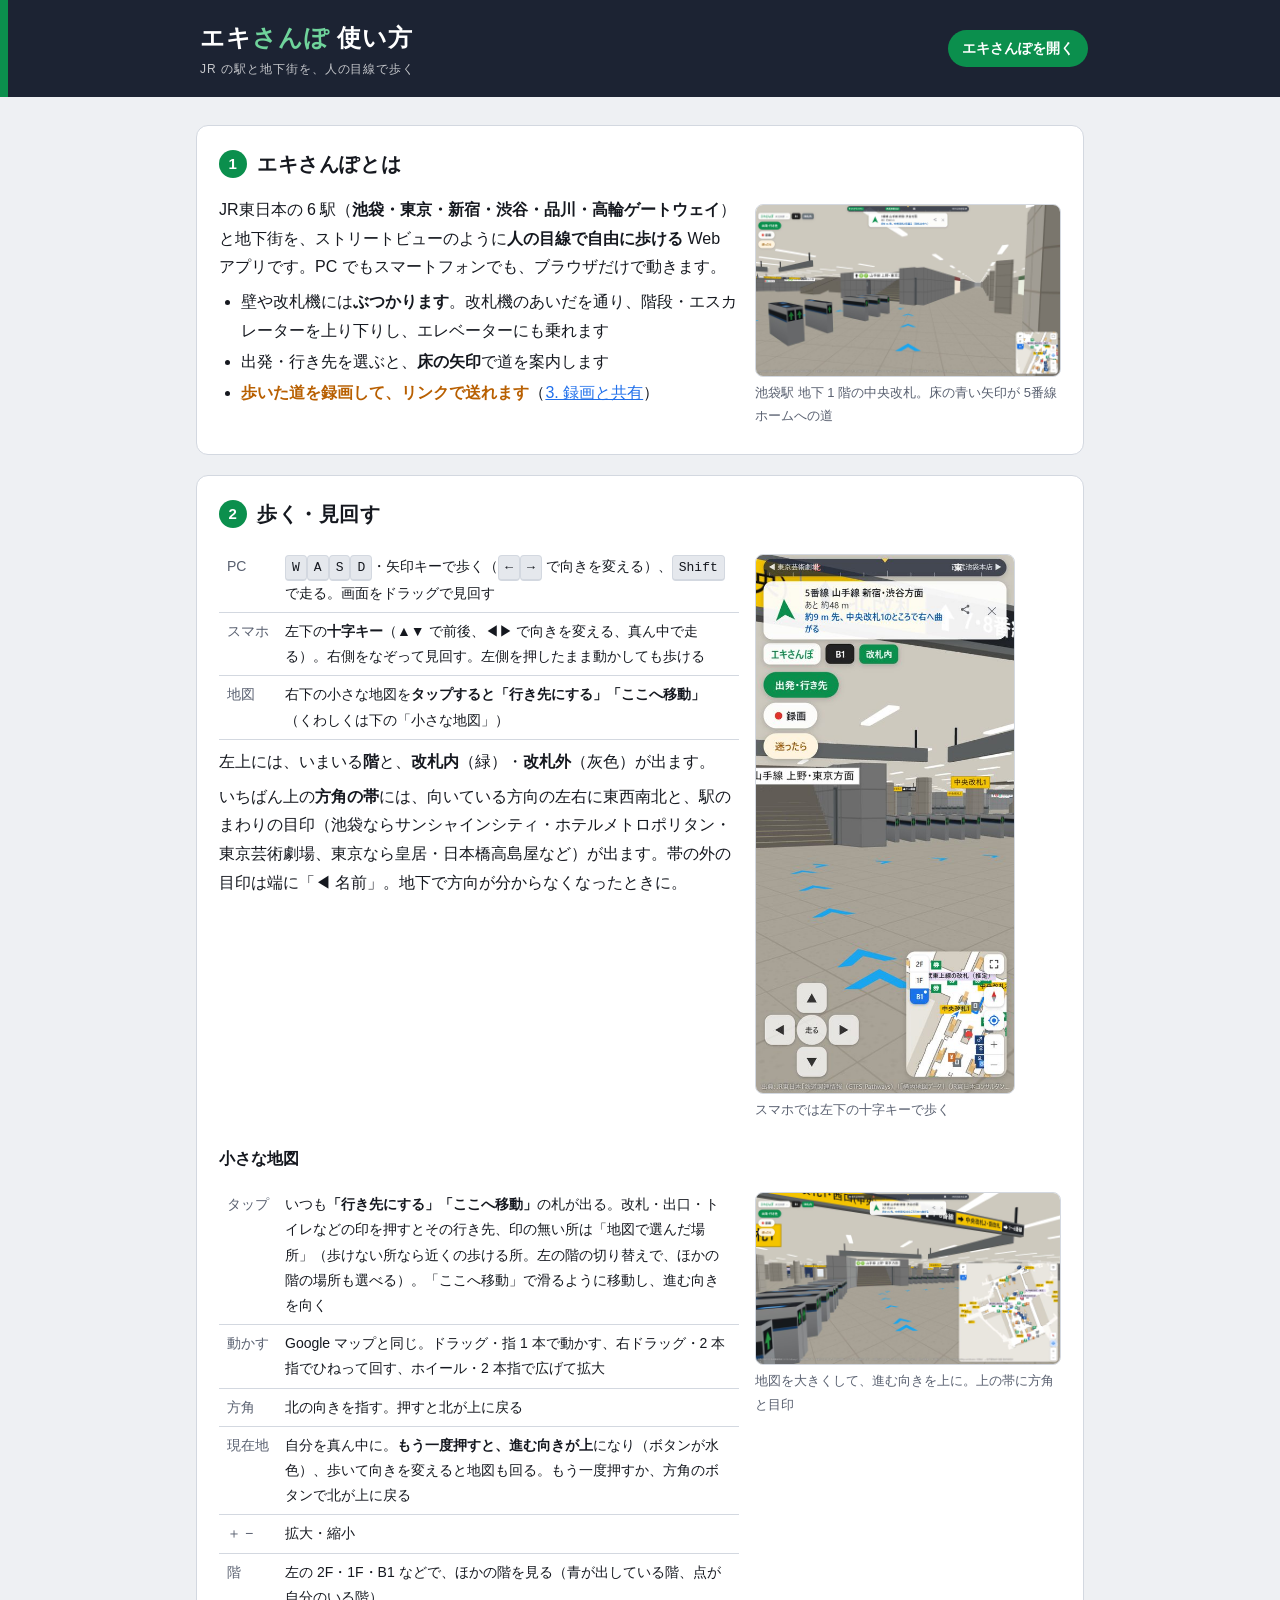
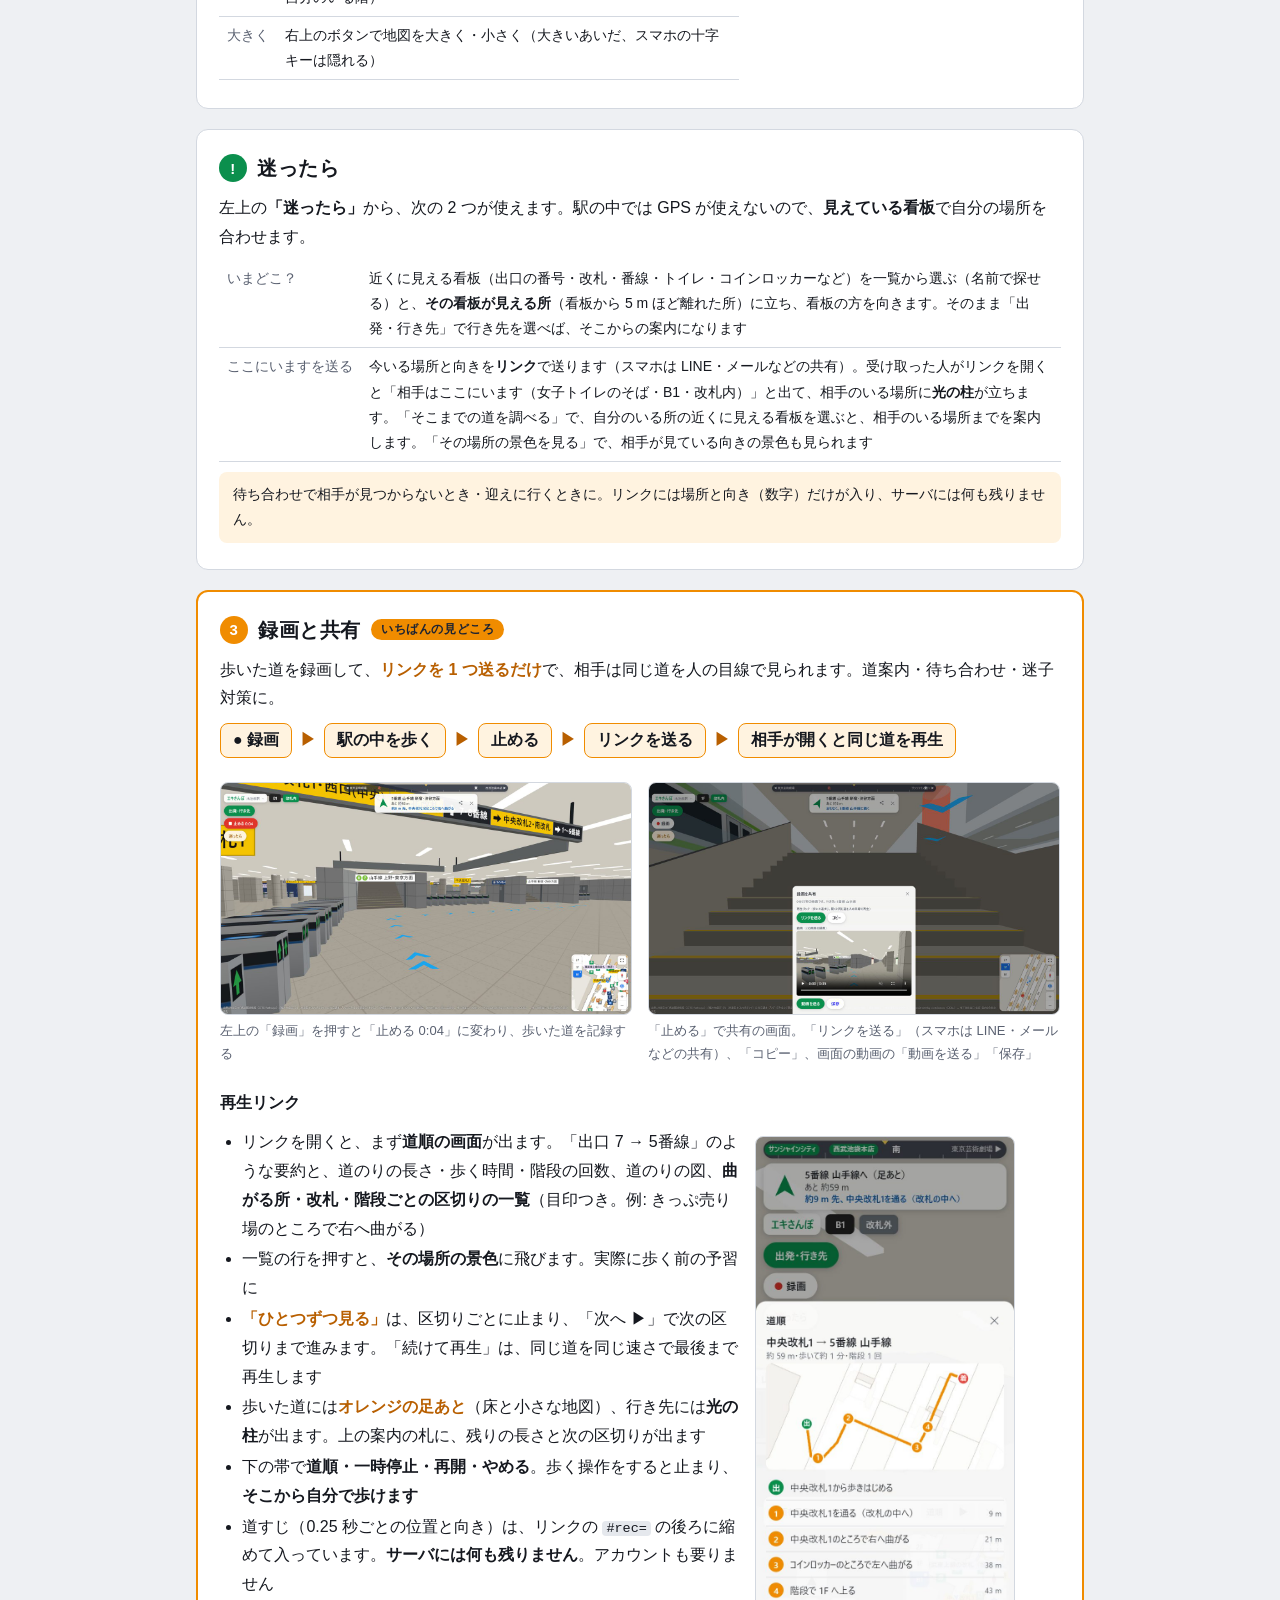
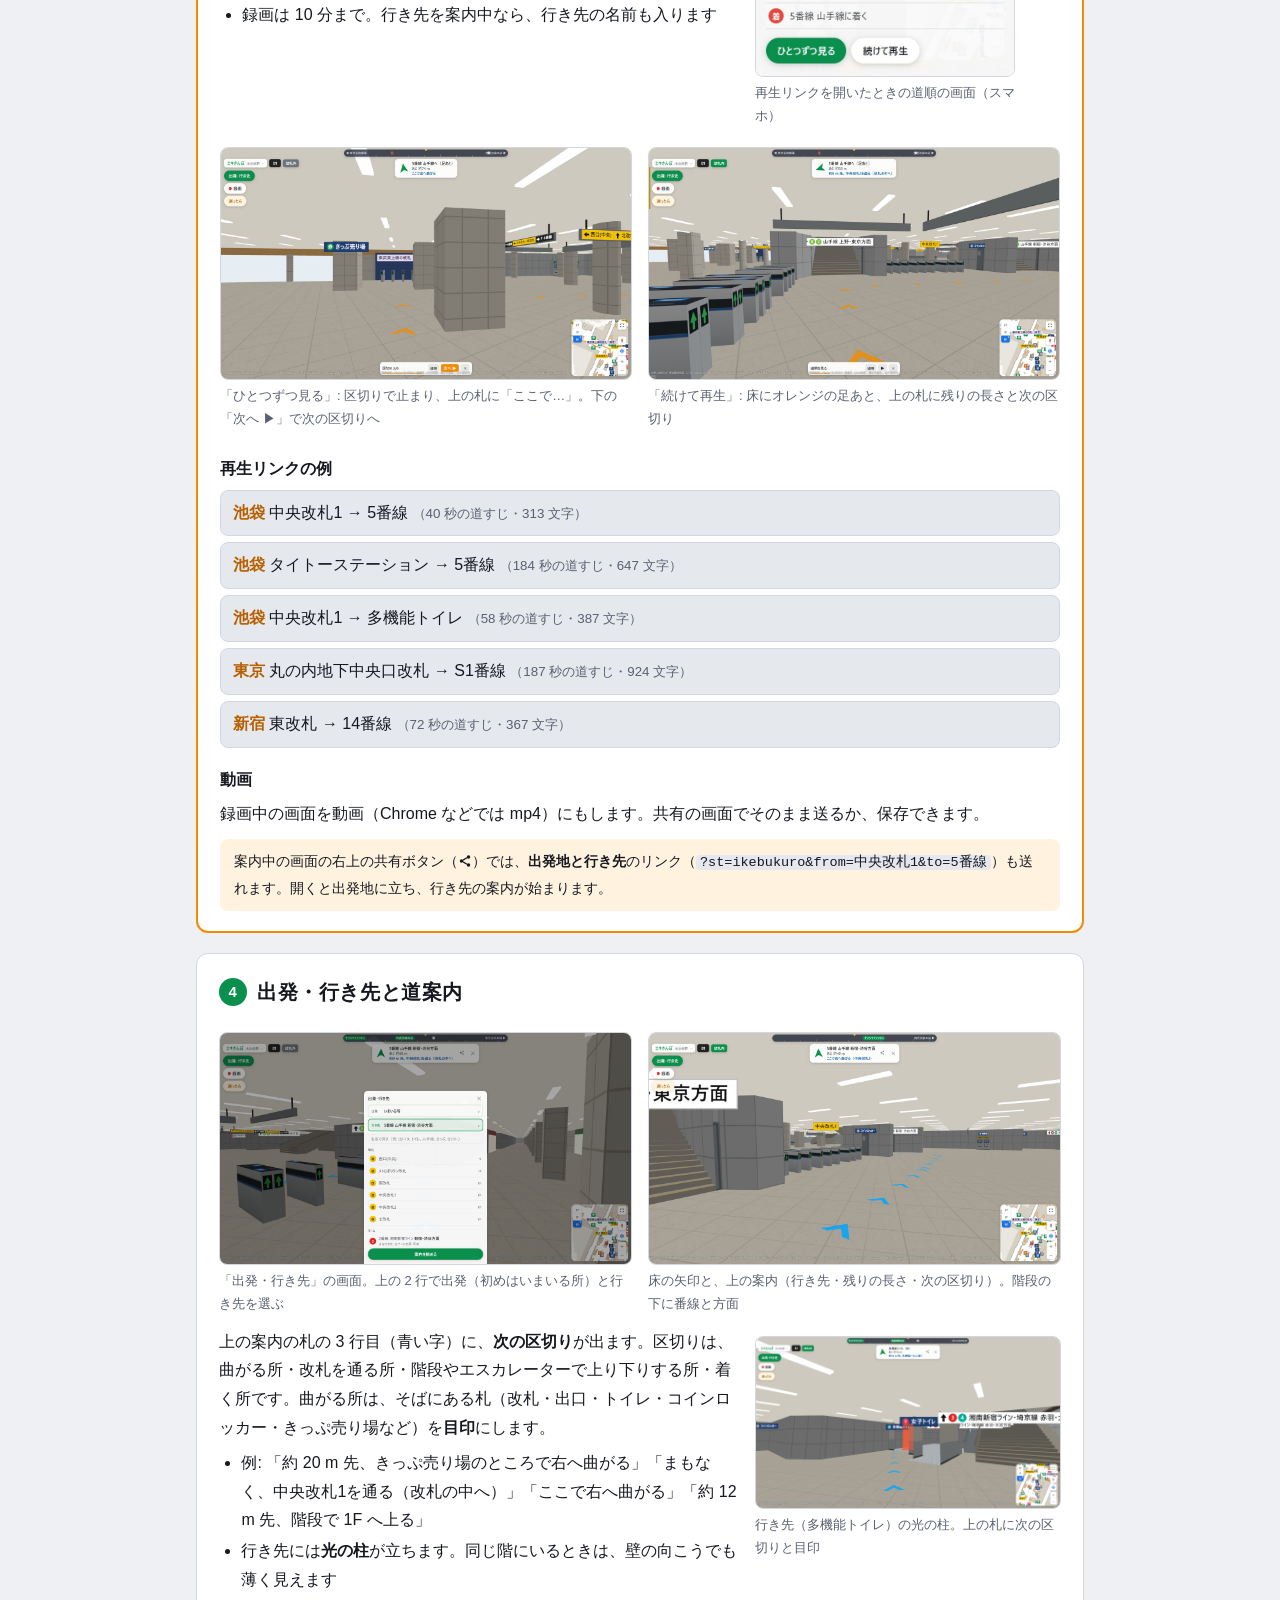
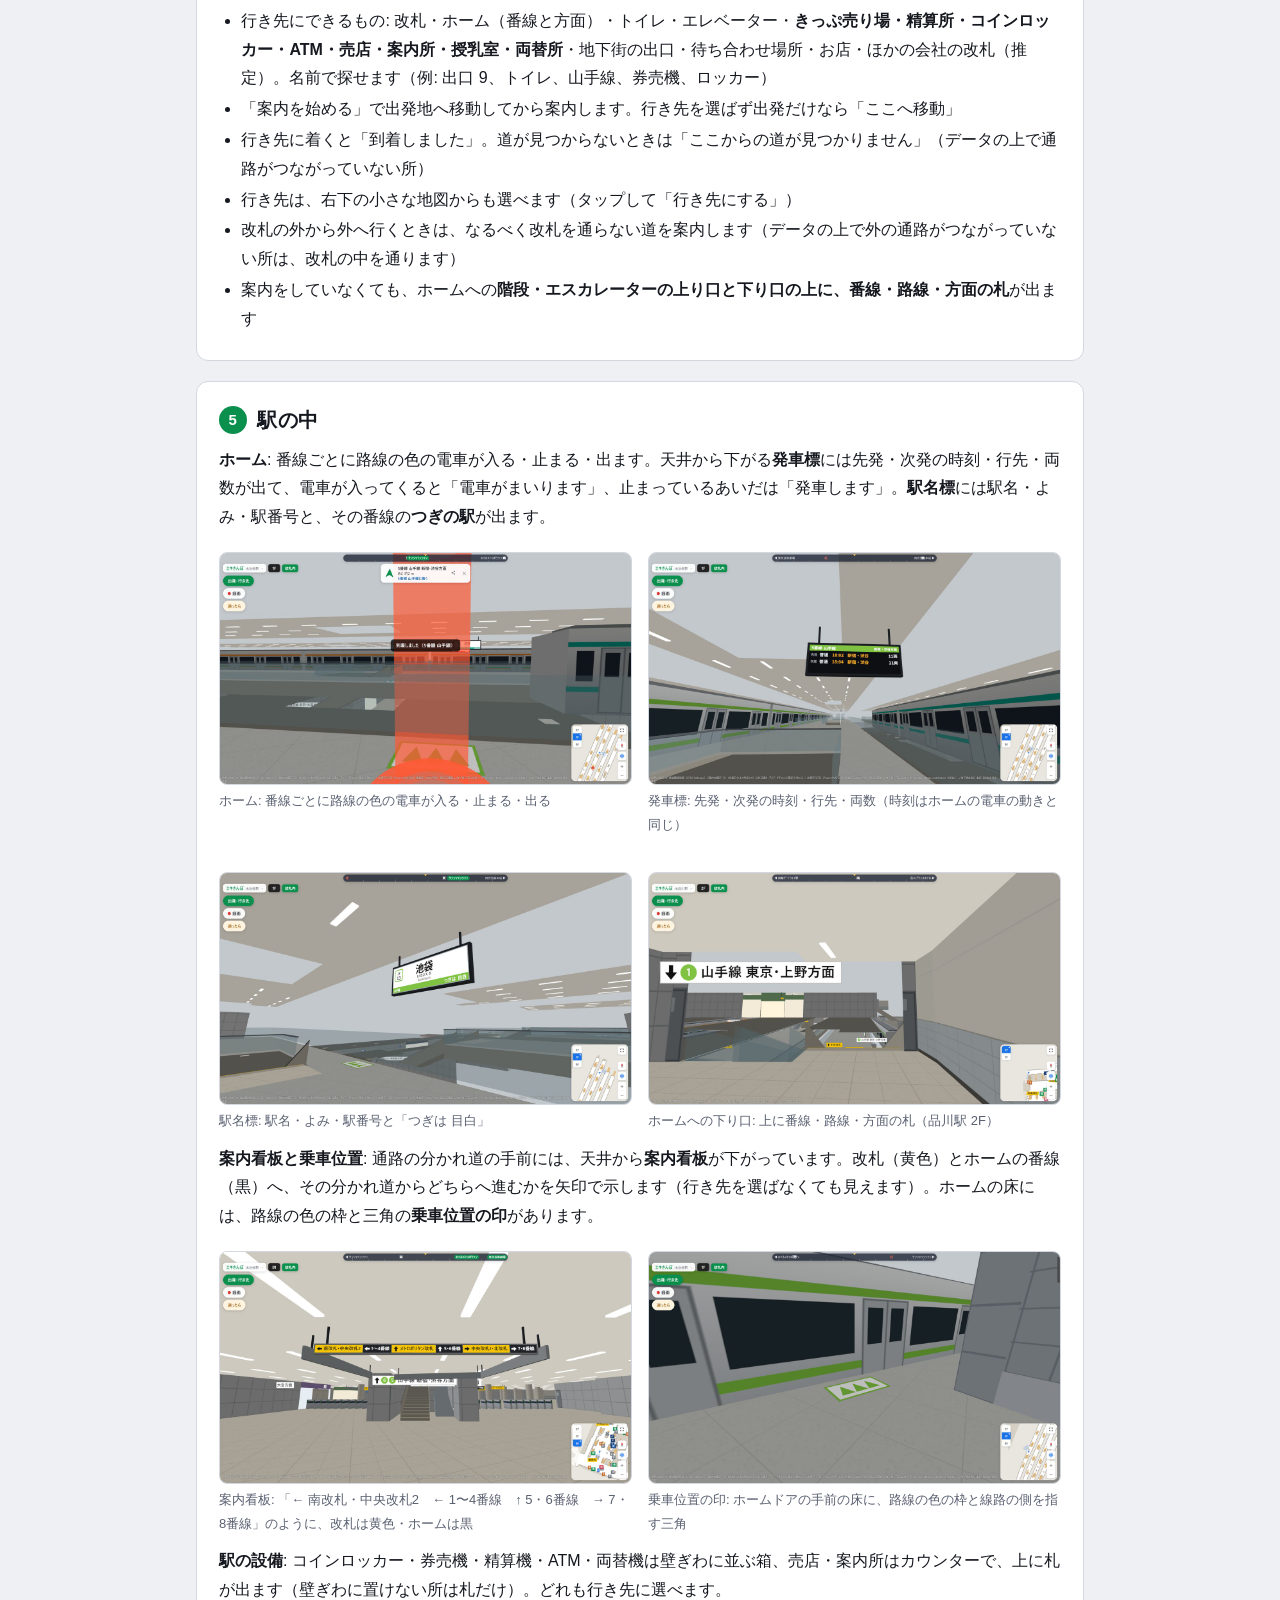
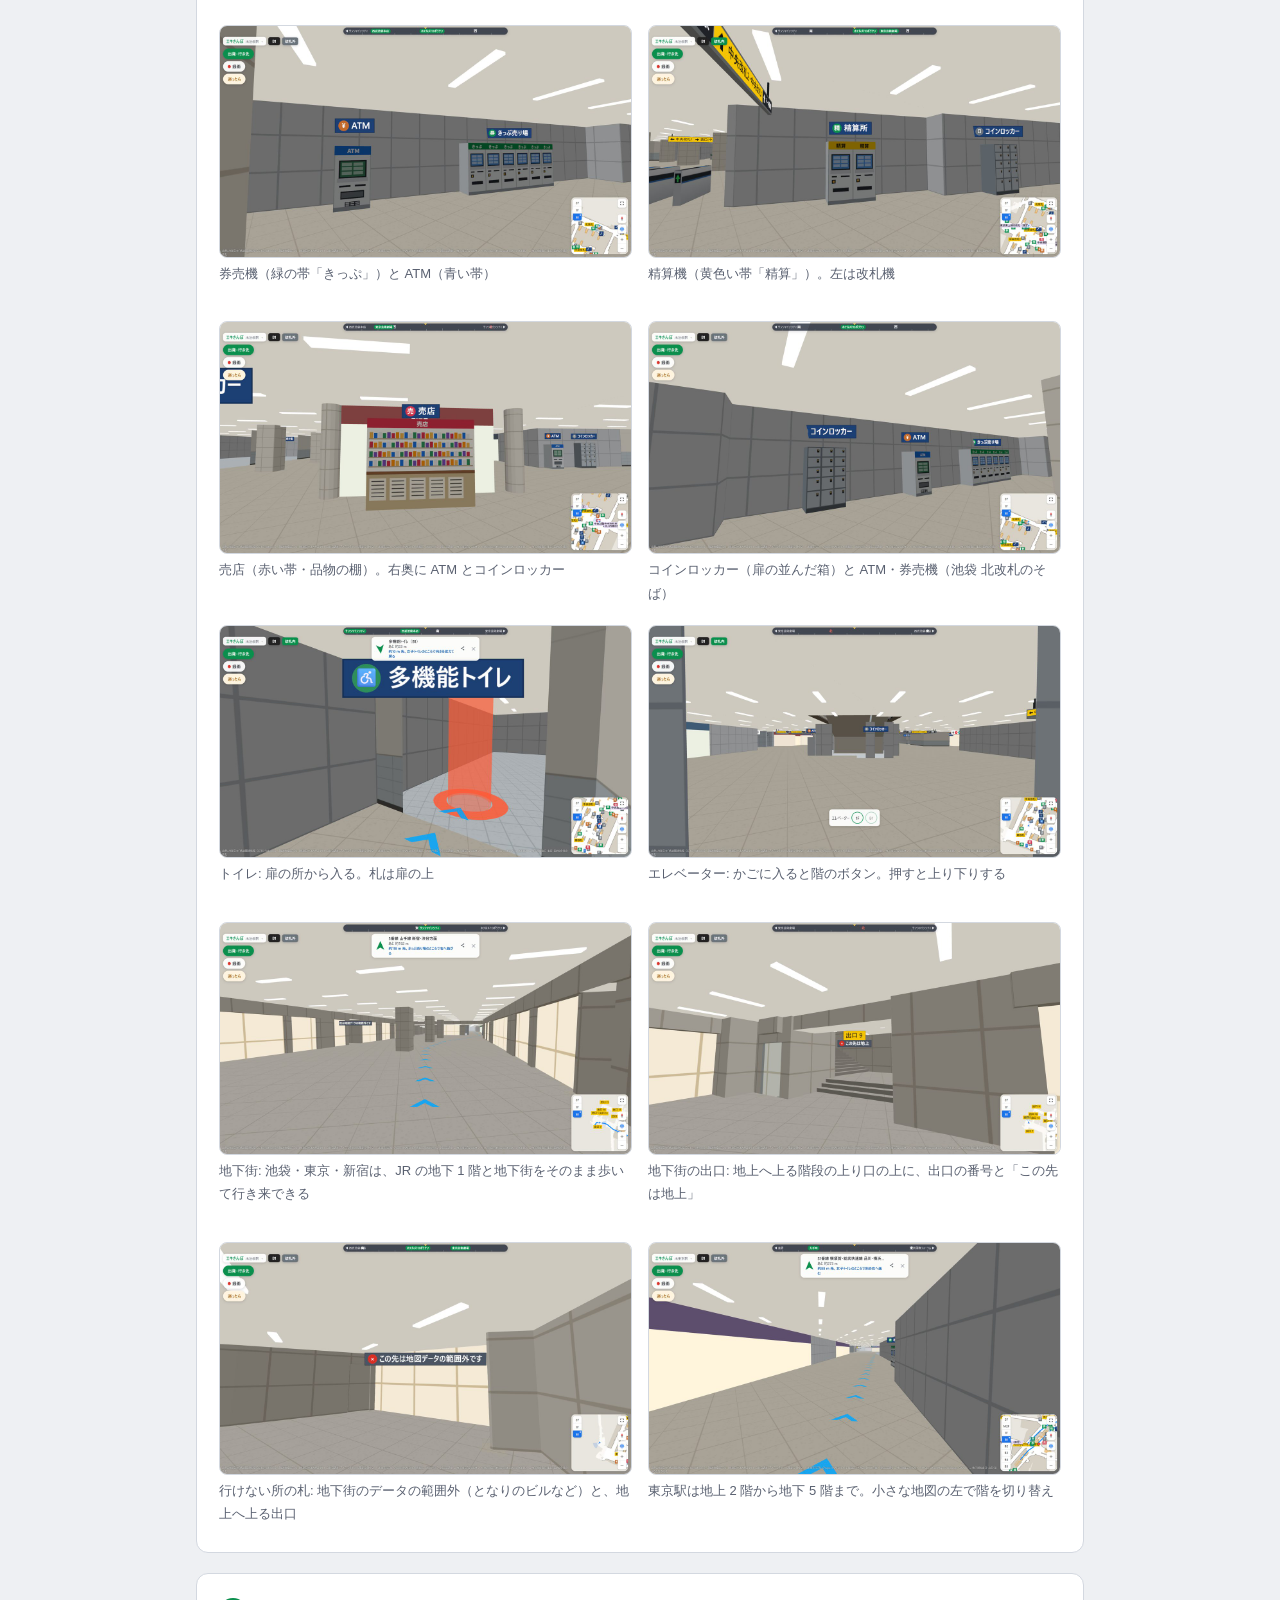
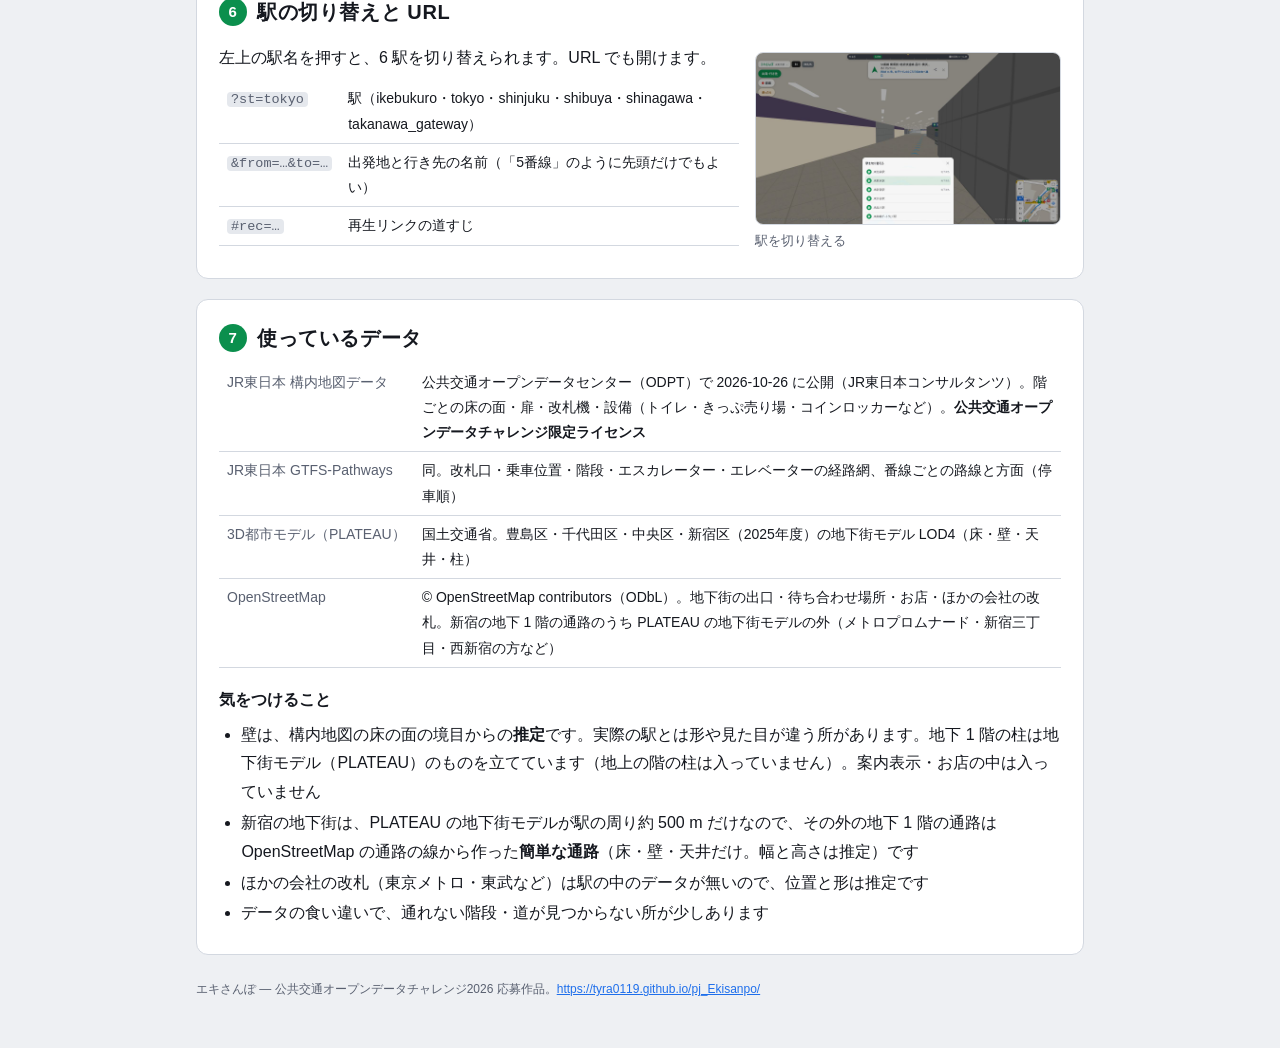
<file: walk/manual.html>
<!doctype html>
<html lang="ja">
<head>
<meta charset="utf-8">
<meta name="viewport" content="width=device-width, initial-scale=1, viewport-fit=cover">
<title>エキさんぽ 使い方</title>
<meta name="description" content="エキさんぽの使い方。JR の駅（池袋・東京・新宿・渋谷・品川・高輪ゲートウェイ）と地下街を人の目線で歩き、歩いた道を録画してリンクで送れます">
<style>
:root {
  --bg: #eef0f3; --surface: #ffffff; --ink: #15181f; --muted: #596070; --line: #d3d8e0; --faint: #e5e8ed;
  --green: #0b8f4d; --orange: #f08c00; --orange-ink: #b85f00; --orange-soft: #fff3e0; --sign: #1c2333; --blue: #1f6feb;
}
@media (prefers-color-scheme: dark) {
  :root { --bg: #111319; --surface: #1a1d25; --ink: #eceef3; --muted: #a2a9b8; --line: #2f3440; --faint: #232731;
    --green: #2fc46b; --orange-ink: #ffb547; --orange-soft: #2b2112; --sign: #0b0e15; --blue: #4d8fff; color-scheme: dark; }
}
* { box-sizing: border-box; }
body { margin: 0; background: var(--bg); color: var(--ink); font-family: "Hiragino Sans", "Noto Sans JP", "Yu Gothic UI", "Yu Gothic", "Meiryo", sans-serif; font-size: 16px; line-height: 1.8; }
.sign { background: var(--sign); color: #fff; border-left: 8px solid #0b8f4d; }
.sign .in { max-width: 920px; margin: 0 auto; padding: 16px; display: flex; align-items: center; gap: 14px; flex-wrap: wrap; }
.sign h1 { margin: 0; font-size: 24px; font-weight: 900; letter-spacing: .04em; }
.sign h1 span { color: #6fd39b; }
.sign h1 small { display: block; font-size: 12px; font-weight: 500; opacity: .75; letter-spacing: .08em; }
.sign a { color: #fff; margin-left: auto; font-size: 14px; white-space: nowrap; background: #0b8f4d; padding: 6px 14px; border-radius: 999px; text-decoration: none; font-weight: 700; }
main { max-width: 920px; margin: 0 auto; padding: 8px 16px 48px; }
section { background: var(--surface); border: 1px solid var(--line); border-radius: 12px; padding: 20px 22px; margin-top: 20px; }
section.rec { border: 2px solid var(--orange); }
h2 { font-size: 20px; margin: 0 0 8px; letter-spacing: .03em; display: flex; align-items: center; gap: 10px; text-wrap: balance; }
h2 .no { font-size: 15px; color: #fff; background: var(--green); border-radius: 999px; width: 28px; height: 28px; display: grid; place-items: center; flex: none; }
section.rec h2 .no { background: var(--orange); }
h2 .tag { font-size: 12px; background: var(--orange); color: #1c2333; border-radius: 999px; padding: 0 10px; font-weight: 800; }
h3 { font-size: 16px; margin: 18px 0 4px; }
p { margin: 6px 0; } ul, ol { margin: 6px 0; padding-left: 1.4em; } li { margin: 2px 0; }
figure { margin: 14px 0 6px; }
figure img { width: 100%; height: auto; border-radius: 8px; border: 1px solid var(--line); display: block; }
figure.phone { max-width: 260px; }
figcaption { font-size: 13px; color: var(--muted); margin-top: 4px; }
.two { display: grid; grid-template-columns: minmax(0, 1fr) minmax(0, 1fr); gap: 16px; align-items: start; }
.wide { display: grid; grid-template-columns: minmax(0, 1.7fr) minmax(0, 1fr); gap: 16px; align-items: start; }
table { border-collapse: collapse; width: 100%; font-size: 14px; margin: 8px 0; }
th, td { border-bottom: 1px solid var(--line); padding: 6px 8px; text-align: left; vertical-align: top; }
th { color: var(--muted); font-weight: 500; white-space: nowrap; }
kbd { display: inline-block; border: 1px solid var(--line); border-bottom-width: 2px; border-radius: 4px; padding: 0 6px; font-size: 13px; background: var(--faint); }
.o { color: var(--orange-ink); font-weight: 700; } .g { color: var(--green); font-weight: 700; }
.steps { display: flex; gap: 8px; align-items: center; flex-wrap: wrap; margin: 10px 0; }
.steps span { background: var(--orange-soft); border: 1px solid var(--orange); border-radius: 8px; padding: 2px 12px; font-weight: 700; }
.steps i { color: var(--orange-ink); font-style: normal; font-weight: 900; }
.note { background: var(--orange-soft); border-radius: 8px; padding: 10px 14px; font-size: 14px; margin-top: 10px; }
.links a { display: block; padding: 8px 12px; border: 1px solid var(--line); border-radius: 8px; margin: 6px 0; text-decoration: none; color: var(--ink); background: var(--faint); }
.links a b { color: var(--orange-ink); }
.links a small { color: var(--muted); }
code { font-family: Consolas, monospace; font-size: 13.5px; background: var(--faint); padding: 0 4px; border-radius: 4px; word-break: break-all; }
footer { font-size: 12px; color: var(--muted); margin-top: 24px; }
a { color: var(--blue); }
@media (max-width: 680px) {
  .two, .wide { grid-template-columns: 1fr; }
  table, tbody, tr, th, td { display: block; width: 100%; }
  tr { border-bottom: 1px solid var(--line); padding: 6px 0; }
  th, td { border-bottom: none; padding: 2px 0; }
}
</style>
</head>
<body>
<header class="sign"><div class="in">
  <h1>エキ<span>さんぽ</span> 使い方<small>JR の駅と地下街を、人の目線で歩く</small></h1>
  <a href="./">エキさんぽを開く</a>
</div></header>
<main>

<section>
  <h2><span class="no">1</span>エキさんぽとは</h2>
  <div class="wide">
    <div>
      <p>JR東日本の 6 駅（<b>池袋・東京・新宿・渋谷・品川・高輪ゲートウェイ</b>）と地下街を、ストリートビューのように<b>人の目線で自由に歩ける</b> Web アプリです。PC でもスマートフォンでも、ブラウザだけで動きます。</p>
      <ul>
        <li>壁や改札機には<b>ぶつかります</b>。改札機のあいだを通り、階段・エスカレーターを上り下りし、エレベーターにも乗れます</li>
        <li>出発・行き先を選ぶと、<b>床の矢印</b>で道を案内します</li>
        <li><span class="o">歩いた道を録画して、リンクで送れます</span>（<a href="#rec">3. 録画と共有</a>）</li>
      </ul>
    </div>
    <figure><img src="manual/01_gate.jpg" alt="池袋駅の中央改札を人の目線で見た画面" loading="lazy"><figcaption>池袋駅 地下 1 階の中央改札。床の青い矢印が 5番線ホームへの道</figcaption></figure>
  </div>
</section>

<section>
  <h2><span class="no">2</span>歩く・見回す</h2>
  <div class="wide">
    <div>
      <table>
        <tr><th>PC</th><td><kbd>W</kbd><kbd>A</kbd><kbd>S</kbd><kbd>D</kbd>・矢印キーで歩く（<kbd>←</kbd><kbd>→</kbd> で向きを変える）、<kbd>Shift</kbd> で走る。画面をドラッグで見回す</td></tr>
        <tr><th>スマホ</th><td>左下の<b>十字キー</b>（▲▼ で前後、◀▶ で向きを変える、真ん中で走る）。右側をなぞって見回す。左側を押したまま動かしても歩ける</td></tr>
        <tr><th>地図</th><td>右下の小さな地図を<b>タップすると「行き先にする」「ここへ移動」</b>（くわしくは下の「小さな地図」）</td></tr>
      </table>
      <p>左上には、いまいる<b>階</b>と、<b>改札内</b>（緑）・<b>改札外</b>（灰色）が出ます。</p>
      <p>いちばん上の<b>方角の帯</b>には、向いている方向の左右に東西南北と、駅のまわりの目印（池袋ならサンシャインシティ・ホテルメトロポリタン・東京芸術劇場、東京なら皇居・日本橋高島屋など）が出ます。帯の外の目印は端に「◀ 名前」。地下で方向が分からなくなったときに。</p>
    </div>
    <figure class="phone"><img src="manual/09_mobile_walk.jpg" alt="スマホの画面。左下に十字キー" loading="lazy"><figcaption>スマホでは左下の十字キーで歩く</figcaption></figure>
  </div>
  <h3>小さな地図</h3>
  <div class="wide">
    <div>
      <table>
        <tr><th>タップ</th><td>いつも<b>「行き先にする」「ここへ移動」</b>の札が出る。改札・出口・トイレなどの印を押すとその行き先、印の無い所は「地図で選んだ場所」（歩けない所なら近くの歩ける所。左の階の切り替えで、ほかの階の場所も選べる）。「ここへ移動」で滑るように移動し、進む向きを向く</td></tr>
        <tr><th>動かす</th><td>Google マップと同じ。ドラッグ・指 1 本で動かす、右ドラッグ・2 本指でひねって回す、ホイール・2 本指で広げて拡大</td></tr>
        <tr><th>方角</th><td>北の向きを指す。押すと北が上に戻る</td></tr>
        <tr><th>現在地</th><td>自分を真ん中に。<b>もう一度押すと、進む向きが上</b>になり（ボタンが水色）、歩いて向きを変えると地図も回る。もう一度押すか、方角のボタンで北が上に戻る</td></tr>
        <tr><th>＋ −</th><td>拡大・縮小</td></tr>
        <tr><th>階</th><td>左の 2F・1F・B1 などで、ほかの階を見る（青が出している階、点が自分のいる階）</td></tr>
        <tr><th>大きく</th><td>右上のボタンで地図を大きく・小さく（大きいあいだ、スマホの十字キーは隠れる）</td></tr>
      </table>
    </div>
    <figure><img src="manual/17_heading_map.jpg" alt="地図を大きくし、進む向きを上にした画面" loading="lazy"><figcaption>地図を大きくして、進む向きを上に。上の帯に方角と目印</figcaption></figure>
  </div>
</section>

<section id="lost">
  <h2><span class="no">!</span>迷ったら</h2>
  <p>左上の<b>「迷ったら」</b>から、次の 2 つが使えます。駅の中では GPS が使えないので、<b>見えている看板</b>で自分の場所を合わせます。</p>
  <table>
    <tr><th>いまどこ？</th><td>近くに見える看板（出口の番号・改札・番線・トイレ・コインロッカーなど）を一覧から選ぶ（名前で探せる）と、<b>その看板が見える所</b>（看板から 5 m ほど離れた所）に立ち、看板の方を向きます。そのまま「出発・行き先」で行き先を選べば、そこからの案内になります</td></tr>
    <tr><th>ここにいますを送る</th><td>今いる場所と向きを<b>リンク</b>で送ります（スマホは LINE・メールなどの共有）。受け取った人がリンクを開くと「相手はここにいます（女子トイレのそば・B1・改札内）」と出て、相手のいる場所に<b>光の柱</b>が立ちます。「そこまでの道を調べる」で、自分のいる所の近くに見える看板を選ぶと、相手のいる場所までを案内します。「その場所の景色を見る」で、相手が見ている向きの景色も見られます</td></tr>
  </table>
  <p class="note">待ち合わせで相手が見つからないとき・迎えに行くときに。リンクには場所と向き（数字）だけが入り、サーバには何も残りません。</p>
</section>

<section class="rec" id="rec">
  <h2><span class="no">3</span>録画と共有<span class="tag">いちばんの見どころ</span></h2>
  <p>歩いた道を録画して、<span class="o">リンクを 1 つ送るだけ</span>で、相手は同じ道を人の目線で見られます。道案内・待ち合わせ・迷子対策に。</p>
  <div class="steps"><span>● 録画</span><i>▶</i><span>駅の中を歩く</span><i>▶</i><span>止める</span><i>▶</i><span>リンクを送る</span><i>▶</i><span>相手が開くと同じ道を再生</span></div>
  <div class="two">
    <figure><img src="manual/05_recording.jpg" alt="録画中の画面。左上のボタンが「止める」に" loading="lazy"><figcaption>左上の「録画」を押すと「止める 0:04」に変わり、歩いた道を記録する</figcaption></figure>
    <figure><img src="manual/06_share.jpg" alt="録画を止めたときの共有の画面" loading="lazy"><figcaption>「止める」で共有の画面。「リンクを送る」（スマホは LINE・メールなどの共有）、「コピー」、画面の動画の「動画を送る」「保存」</figcaption></figure>
  </div>
  <h3>再生リンク</h3>
  <div class="wide">
    <div>
      <ul>
        <li>リンクを開くと、まず<b>道順の画面</b>が出ます。「出口 7 → 5番線」のような要約と、道のりの長さ・歩く時間・階段の回数、道のりの図、<b>曲がる所・改札・階段ごとの区切りの一覧</b>（目印つき。例: きっぷ売り場のところで右へ曲がる）</li>
        <li>一覧の行を押すと、<b>その場所の景色</b>に飛びます。実際に歩く前の予習に</li>
        <li><span class="o">「ひとつずつ見る」</span>は、区切りごとに止まり、「次へ ▶」で次の区切りまで進みます。「続けて再生」は、同じ道を同じ速さで最後まで再生します</li>
        <li>歩いた道には<span class="o">オレンジの足あと</span>（床と小さな地図）、行き先には<b>光の柱</b>が出ます。上の案内の札に、残りの長さと次の区切りが出ます</li>
        <li>下の帯で<b>道順・一時停止・再開・やめる</b>。歩く操作をすると止まり、<b>そこから自分で歩けます</b></li>
        <li>道すじ（0.25 秒ごとの位置と向き）は、リンクの <code>#rec=</code> の後ろに縮めて入っています。<b>サーバには何も残りません</b>。アカウントも要りません</li>
        <li>録画は 10 分まで。行き先を案内中なら、行き先の名前も入ります</li>
      </ul>
    </div>
    <figure class="phone"><img src="manual/21_route_panel.jpg" alt="道順の画面。要約、道のりの図、区切りの一覧" loading="lazy"><figcaption>再生リンクを開いたときの道順の画面（スマホ）</figcaption></figure>
  </div>
  <div class="two">
    <figure><img src="manual/22_step.jpg" alt="ひとつずつ見るで区切りに止まった画面" loading="lazy"><figcaption>「ひとつずつ見る」: 区切りで止まり、上の札に「ここで…」。下の「次へ ▶」で次の区切りへ</figcaption></figure>
    <figure><img src="manual/07_replay.jpg" alt="再生中の画面。床にオレンジの足あと" loading="lazy"><figcaption>「続けて再生」: 床にオレンジの足あと、上の札に残りの長さと次の区切り</figcaption></figure>
  </div>
  <h3>再生リンクの例</h3>
  <div class="links"><!--LINKS-->
    <a href="https://tyra0119.github.io/pj_Ekisanpo/?st=ikebukuro#rec=[base64]"><b>池袋</b> 中央改札1 → 5番線 <small>（40 秒の道すじ・313 文字）</small></a>
    <a href="https://tyra0119.github.io/pj_Ekisanpo/?st=ikebukuro#rec=[base64]"><b>池袋</b> タイトーステーション → 5番線 <small>（184 秒の道すじ・647 文字）</small></a>
    <a href="https://tyra0119.github.io/pj_Ekisanpo/?st=ikebukuro#rec=[base64]"><b>池袋</b> 中央改札1 → 多機能トイレ <small>（58 秒の道すじ・387 文字）</small></a>
    <a href="https://tyra0119.github.io/pj_Ekisanpo/?st=tokyo#rec=[base64]"><b>東京</b> 丸の内地下中央口改札 → S1番線 <small>（187 秒の道すじ・924 文字）</small></a>
    <a href="https://tyra0119.github.io/pj_Ekisanpo/?st=shinjuku#rec=[base64]"><b>新宿</b> 東改札 → 14番線 <small>（72 秒の道すじ・367 文字）</small></a>
  </div>
  <h3>動画</h3>
  <p>録画中の画面を動画（Chrome などでは mp4）にもします。共有の画面でそのまま送るか、保存できます。</p>
  <div class="note">案内中の画面の右上の共有ボタン（<svg viewBox="0 0 24 24" width="14" height="14" style="vertical-align:-2px"><circle cx="18" cy="5" r="3" fill="currentColor"/><circle cx="6" cy="12" r="3" fill="currentColor"/><circle cx="18" cy="19" r="3" fill="currentColor"/><path d="M8.6 13.5l6.8 4M15.4 6.5l-6.8 4" stroke="currentColor" stroke-width="2"/></svg>）では、<b>出発地と行き先</b>のリンク（<code>?st=ikebukuro&amp;from=中央改札1&amp;to=5番線</code>）も送れます。開くと出発地に立ち、行き先の案内が始まります。</div>
</section>

<section>
  <h2><span class="no">4</span>出発・行き先と道案内</h2>
  <div class="two">
    <figure><img src="manual/02_dest_panel.jpg" alt="出発・行き先の画面" loading="lazy"><figcaption>「出発・行き先」の画面。上の 2 行で出発（初めはいまいる所）と行き先を選ぶ</figcaption></figure>
    <figure><img src="manual/03_stairs.jpg" alt="床の矢印と階段の下の番線の札" loading="lazy"><figcaption>床の矢印と、上の案内（行き先・残りの長さ・次の区切り）。階段の下に番線と方面</figcaption></figure>
  </div>
  <div class="wide">
    <div>
      <p>上の案内の札の 3 行目（青い字）に、<b>次の区切り</b>が出ます。区切りは、曲がる所・改札を通る所・階段やエスカレーターで上り下りする所・着く所です。曲がる所は、そばにある札（改札・出口・トイレ・コインロッカー・きっぷ売り場など）を<b>目印</b>にします。</p>
      <ul>
        <li>例: 「約 20 m 先、きっぷ売り場のところで右へ曲がる」「まもなく、中央改札1を通る（改札の中へ）」「ここで右へ曲がる」「約 12 m 先、階段で 1F へ上る」</li>
        <li>行き先には<b>光の柱</b>が立ちます。同じ階にいるときは、壁の向こうでも薄く見えます</li>
      </ul>
    </div>
    <figure><img src="manual/23_beacon.jpg" alt="行き先の光の柱" loading="lazy"><figcaption>行き先（多機能トイレ）の光の柱。上の札に次の区切りと目印</figcaption></figure>
  </div>
  <ul>
    <li>行き先にできるもの: 改札・ホーム（番線と方面）・トイレ・エレベーター・<b>きっぷ売り場・精算所・コインロッカー・ATM・売店・案内所・授乳室・両替所</b>・地下街の出口・待ち合わせ場所・お店・ほかの会社の改札（推定）。名前で探せます（例: 出口 9、トイレ、山手線、券売機、ロッカー）</li>
    <li>「案内を始める」で出発地へ移動してから案内します。行き先を選ばず出発だけなら「ここへ移動」</li>
    <li>行き先に着くと「到着しました」。道が見つからないときは「ここからの道が見つかりません」（データの上で通路がつながっていない所）</li>
    <li>行き先は、右下の小さな地図からも選べます（タップして「行き先にする」）</li>
    <li>改札の外から外へ行くときは、なるべく改札を通らない道を案内します（データの上で外の通路がつながっていない所は、改札の中を通ります）</li>
    <li>案内をしていなくても、ホームへの<b>階段・エスカレーターの上り口と下り口の上に、番線・路線・方面の札</b>が出ます</li>
  </ul>
</section>

<section>
  <h2><span class="no">5</span>駅の中</h2>
  <p><b>ホーム</b>: 番線ごとに路線の色の電車が入る・止まる・出ます。天井から下がる<b>発車標</b>には先発・次発の時刻・行先・両数が出て、電車が入ってくると「電車がまいります」、止まっているあいだは「発車します」。<b>駅名標</b>には駅名・よみ・駅番号と、その番線の<b>つぎの駅</b>が出ます。</p>
  <div class="two">
    <figure><img src="manual/04_platform.jpg" alt="ホームと電車" loading="lazy"><figcaption>ホーム: 番線ごとに路線の色の電車が入る・止まる・出る</figcaption></figure>
    <figure><img src="manual/27_departure.jpg" alt="5番線の発車標" loading="lazy"><figcaption>発車標: 先発・次発の時刻・行先・両数（時刻はホームの電車の動きと同じ）</figcaption></figure>
    <figure><img src="manual/28_name_board.jpg" alt="5番線の駅名標" loading="lazy"><figcaption>駅名標: 駅名・よみ・駅番号と「つぎは 目白」</figcaption></figure>
    <figure><img src="manual/18_down_sign.jpg" alt="ホームへの下り口の上の、1番線 山手線 東京・上野方面の札" loading="lazy"><figcaption>ホームへの下り口: 上に番線・路線・方面の札（品川駅 2F）</figcaption></figure>
  </div>
  <p><b>案内看板と乗車位置</b>: 通路の分かれ道の手前には、天井から<b>案内看板</b>が下がっています。改札（黄色）とホームの番線（黒）へ、その分かれ道からどちらへ進むかを矢印で示します（行き先を選ばなくても見えます）。ホームの床には、路線の色の枠と三角の<b>乗車位置の印</b>があります。</p>
  <div class="two">
    <figure><img src="manual/29_guide_sign.jpg" alt="分かれ道の吊り下げの案内看板" loading="lazy"><figcaption>案内看板: 「← 南改札・中央改札2　← 1〜4番線　↑ 5・6番線　→ 7・8番線」のように、改札は黄色・ホームは黒</figcaption></figure>
    <figure><img src="manual/30_boarding_mark.jpg" alt="ホームの床の乗車位置の印" loading="lazy"><figcaption>乗車位置の印: ホームドアの手前の床に、路線の色の枠と線路の側を指す三角</figcaption></figure>
  </div>
  <p><b>駅の設備</b>: コインロッカー・券売機・精算機・ATM・両替機は壁ぎわに並ぶ箱、売店・案内所はカウンターで、上に札が出ます（壁ぎわに置けない所は札だけ）。どれも行き先に選べます。</p>
  <div class="two">
    <figure><img src="manual/24_machines.jpg" alt="ATM と券売機の並び" loading="lazy"><figcaption>券売機（緑の帯「きっぷ」）と ATM（青い帯）</figcaption></figure>
    <figure><img src="manual/26_fare.jpg" alt="改札のそばの精算機" loading="lazy"><figcaption>精算機（黄色い帯「精算」）。左は改札機</figcaption></figure>
    <figure><img src="manual/25_kiosk.jpg" alt="売店のカウンター" loading="lazy"><figcaption>売店（赤い帯・品物の棚）。右奥に ATM とコインロッカー</figcaption></figure>
    <figure><img src="manual/19_locker.jpg" alt="立体のコインロッカーと ATM・券売機" loading="lazy"><figcaption>コインロッカー（扉の並んだ箱）と ATM・券売機（池袋 北改札のそば）</figcaption></figure>
  </div>
  <div class="two">
    <figure><img src="manual/11_toilet.jpg" alt="多機能トイレの入口" loading="lazy"><figcaption>トイレ: 扉の所から入る。札は扉の上</figcaption></figure>
    <figure><img src="manual/12_elevator.jpg" alt="エレベーターのかごの中" loading="lazy"><figcaption>エレベーター: かごに入ると階のボタン。押すと上り下りする</figcaption></figure>
    <figure><img src="manual/10_mall.jpg" alt="池袋の地下街" loading="lazy"><figcaption>地下街: 池袋・東京・新宿は、JR の地下 1 階と地下街をそのまま歩いて行き来できる</figcaption></figure>
    <figure><img src="manual/20_exit_sign.jpg" alt="地下街の出口 9 の階段の上り口の札" loading="lazy"><figcaption>地下街の出口: 地上へ上る階段の上り口の上に、出口の番号と「この先は地上」</figcaption></figure>
    <figure><img src="manual/13_noentry.jpg" alt="この先は地図データの範囲外です、の札" loading="lazy"><figcaption>行けない所の札: 地下街のデータの範囲外（となりのビルなど）と、地上へ上る出口</figcaption></figure>
    <figure><img src="manual/14_tokyo.jpg" alt="東京駅の地下" loading="lazy"><figcaption>東京駅は地上 2 階から地下 5 階まで。小さな地図の左で階を切り替え</figcaption></figure>
  </div>
</section>

<section>
  <h2><span class="no">6</span>駅の切り替えと URL</h2>
  <div class="wide">
    <div>
      <p>左上の駅名を押すと、6 駅を切り替えられます。URL でも開けます。</p>
      <table>
        <tr><th><code>?st=tokyo</code></th><td>駅（ikebukuro・tokyo・shinjuku・shibuya・shinagawa・takanawa_gateway）</td></tr>
        <tr><th><code>&amp;from=…&amp;to=…</code></th><td>出発地と行き先の名前（「5番線」のように先頭だけでもよい）</td></tr>
        <tr><th><code>#rec=…</code></th><td>再生リンクの道すじ</td></tr>
      </table>
    </div>
    <figure><img src="manual/15_stations.jpg" alt="駅を切り替える画面" loading="lazy"><figcaption>駅を切り替える</figcaption></figure>
  </div>
</section>

<section>
  <h2><span class="no">7</span>使っているデータ</h2>
  <table>
    <tr><th>JR東日本 構内地図データ</th><td>公共交通オープンデータセンター（ODPT）で 2026-10-26 に公開（JR東日本コンサルタンツ）。階ごとの床の面・扉・改札機・設備（トイレ・きっぷ売り場・コインロッカーなど）。<b>公共交通オープンデータチャレンジ限定ライセンス</b></td></tr>
    <tr><th>JR東日本 GTFS-Pathways</th><td>同。改札口・乗車位置・階段・エスカレーター・エレベーターの経路網、番線ごとの路線と方面（停車順）</td></tr>
    <tr><th>3D都市モデル（PLATEAU）</th><td>国土交通省。豊島区・千代田区・中央区・新宿区（2025年度）の地下街モデル LOD4（床・壁・天井・柱）</td></tr>
    <tr><th>OpenStreetMap</th><td>© OpenStreetMap contributors（ODbL）。地下街の出口・待ち合わせ場所・お店・ほかの会社の改札。新宿の地下 1 階の通路のうち PLATEAU の地下街モデルの外（メトロプロムナード・新宿三丁目・西新宿の方など）</td></tr>
  </table>
  <h3>気をつけること</h3>
  <ul>
    <li>壁は、構内地図の床の面の境目からの<b>推定</b>です。実際の駅とは形や見た目が違う所があります。地下 1 階の柱は地下街モデル（PLATEAU）のものを立てています（地上の階の柱は入っていません）。案内表示・お店の中は入っていません</li>
    <li>新宿の地下街は、PLATEAU の地下街モデルが駅の周り約 500 m だけなので、その外の地下 1 階の通路は OpenStreetMap の通路の線から作った<b>簡単な通路</b>（床・壁・天井だけ。幅と高さは推定）です</li>
    <li>ほかの会社の改札（東京メトロ・東武など）は駅の中のデータが無いので、位置と形は推定です</li>
    <li>データの食い違いで、通れない階段・道が見つからない所が少しあります</li>
  </ul>
</section>

<footer>エキさんぽ — 公共交通オープンデータチャレンジ2026 応募作品。<a href="./">https://tyra0119.github.io/pj_Ekisanpo/</a></footer>
</main>
</body>
</html>
</file>
